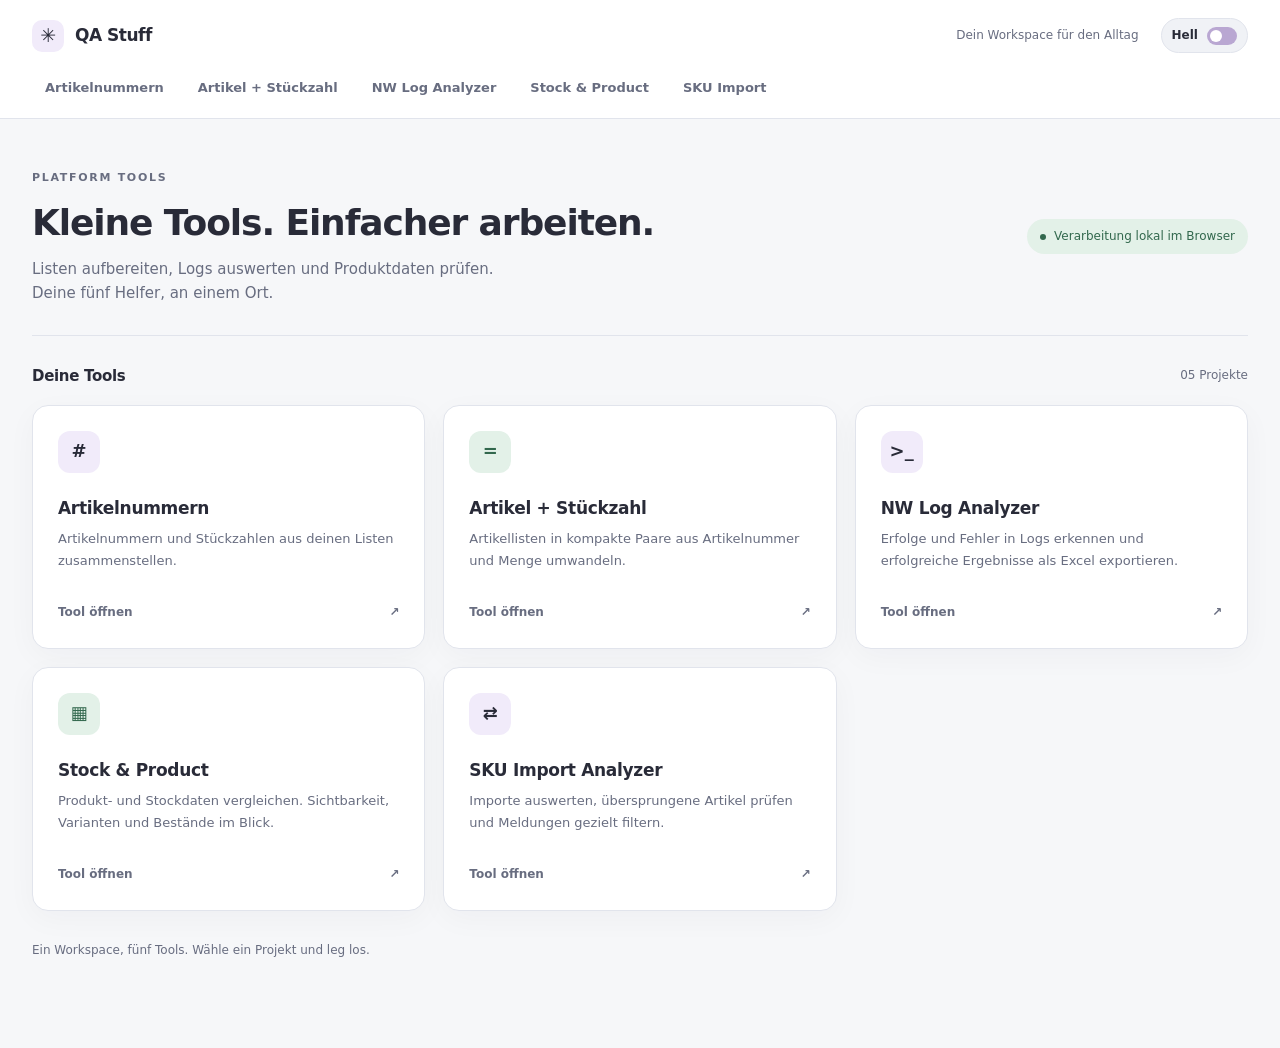
<file: index.html>
<!doctype html>
<html lang="de">
<head>
  <meta charset="utf-8">
  <meta name="viewport" content="width=device-width,initial-scale=1">
  <title>QA Stuff · Übersicht</title>
  <script src="ui.js"></script>
  <link rel="stylesheet" href="ui.css">
</head>
<body>
  <main>
    <section class="home-intro">
      <div><span class="eyebrow">Platform Tools</span><h1>Kleine Tools. Einfacher arbeiten.</h1><p>Listen aufbereiten, Logs auswerten und Produktdaten prüfen.<br>Deine fünf Helfer, an einem Ort.</p></div>
      <span class="local-note"><span class="local-dot" aria-hidden="true"></span>Verarbeitung lokal im Browser</span>
    </section>
    <div class="section-title"><h2>Deine Tools</h2><span>05 Projekte</span></div>
    <div class="tool-grid">
      <a class="card tool-card" href="artikelnummern.html"><span class="tool-icon" aria-hidden="true">#</span><h2>Artikelnummern</h2><p>Artikelnummern und Stückzahlen aus deinen Listen zusammenstellen.</p><span class="card-link">Tool öffnen <span aria-hidden="true">↗</span></span></a>
      <a class="card tool-card" href="artikelnummer_stueckzahl.html"><span class="tool-icon" aria-hidden="true">=</span><h2>Artikel + Stückzahl</h2><p>Artikellisten in kompakte Paare aus Artikelnummer und Menge umwandeln.</p><span class="card-link">Tool öffnen <span aria-hidden="true">↗</span></span></a>
      <a class="card tool-card" href="log-analyzer.html"><span class="tool-icon" aria-hidden="true">&gt;_</span><h2>NW Log Analyzer</h2><p>Erfolge und Fehler in Logs erkennen und erfolgreiche Ergebnisse als Excel exportieren.</p><span class="card-link">Tool öffnen <span aria-hidden="true">↗</span></span></a>
      <a class="card tool-card" href="stock_product_analyzer.html"><span class="tool-icon" aria-hidden="true">▦</span><h2>Stock & Product</h2><p>Produkt- und Stockdaten vergleichen. Sichtbarkeit, Varianten und Bestände im Blick.</p><span class="card-link">Tool öffnen <span aria-hidden="true">↗</span></span></a>
      <a class="card tool-card" href="sku_import_analyzer.html"><span class="tool-icon" aria-hidden="true">⇄</span><h2>SKU Import Analyzer</h2><p>Importe auswerten, übersprungene Artikel prüfen und Meldungen gezielt filtern.</p><span class="card-link">Tool öffnen <span aria-hidden="true">↗</span></span></a>
    </div>
    <p class="home-footer">Ein Workspace, fünf Tools. Wähle ein Projekt und leg los.</p>
  </main>
</body>
</html>
</file>
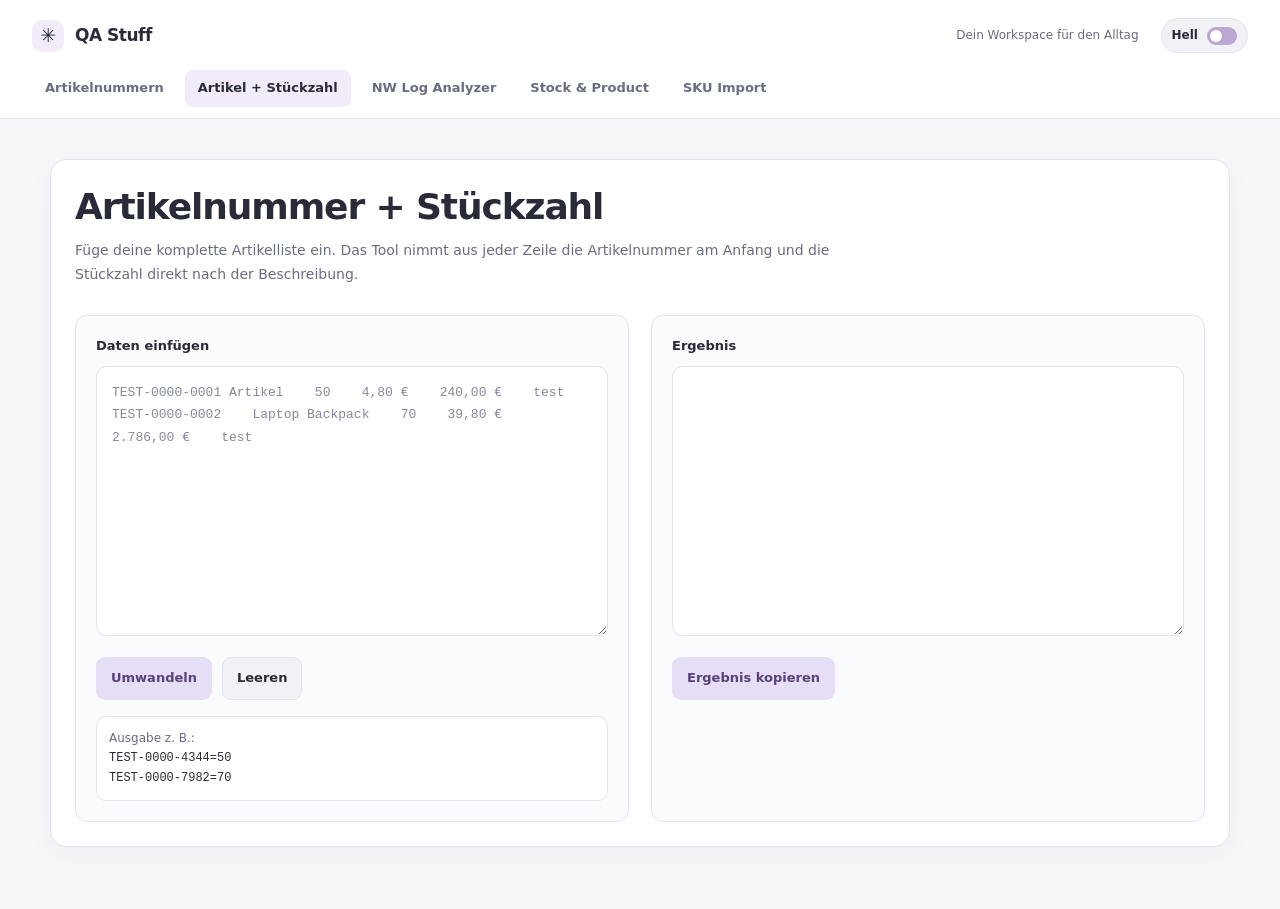
<file: artikelnummer_stueckzahl.html>
<!DOCTYPE html>
<html lang="de">
<head>
  <meta charset="UTF-8" />
  <meta name="viewport" content="width=device-width, initial-scale=1.0" />
  <title>Artikelnummer & Stückzahl</title>
  <script src="ui.js"></script><link rel="stylesheet" href="ui.css">
</head>
<body class="article-page">
  <div class="wrap">
    <div class="topbar">
      <a class="back-link" href="index.html">← Zurück zu QA Stuff</a>
      <div class="badge">QA Tool</div>
    </div>

    <div class="card">
      <h1>Artikelnummer + Stückzahl</h1>
      <p class="intro">
        Füge deine komplette Artikelliste ein. Das Tool nimmt aus jeder Zeile
        die Artikelnummer am Anfang und die Stückzahl direkt nach der Beschreibung.
      </p>

      <div class="grid">
        <div class="pane">
          <label for="input">Daten einfügen</label>
          <textarea id="input" placeholder="TEST-0000-0001 Artikel    50    4,80 €    240,00 €    test
TEST-0000-0002    Laptop Backpack    70    39,80 €    2.786,00 €    test"></textarea>

          <div class="buttons">
            <button class="primary" onclick="convertData()">Umwandeln</button>
            <button class="secondary" onclick="clearAll()">Leeren</button>
          </div>

          <div class="hint">
            Ausgabe z. B.:<br>
            <code>TEST-0000-4344=50</code><br>
            <code>TEST-0000-7982=70</code>
          </div>
        </div>

        <div class="pane">
          <label for="output">Ergebnis</label>
          <textarea id="output" readonly></textarea>

          <div class="buttons">
            <button class="primary" onclick="copyResult()">Ergebnis kopieren</button>
          </div>

          <div id="status" class="success"></div>
        </div>
      </div>
    </div>
  </div>

  <script>
    function parseLine(line) {
      line = line.trim();
      if (!line) return null;

      // Bevorzugt Tabs oder mehrere Leerzeichen als Spaltentrenner.
      let cols = line.split(/\t+|\s{2,}/).map(x => x.trim()).filter(Boolean);

      if (cols.length >= 3) {
        const article = cols[0];

        // Die Stückzahl ist die erste reine Ganzzahl nach der Artikelbeschreibung.
        for (let i = 1; i < cols.length; i++) {
          if (/^\d+$/.test(cols[i])) {
            return { article, qty: cols[i] };
          }
        }
      }

      // Fallback für Zeilen mit einfachen Leerzeichen:
      // Artikelnummer am Anfang + erste Ganzzahl, auf die später Preisfelder folgen.
      const articleMatch = line.match(/^(\S+)/);
      if (!articleMatch) return null;

      const article = articleMatch[1];
      const rest = line.slice(article.length).trim();

      // Sucht eine Ganzzahl vor einem typischen Preis wie 4,80 € / 39,80 €
      const qtyMatch = rest.match(/(?:^|\s)(\d+)(?=\s+\d{1,3}(?:\.\d{3})*,\d{2}\s*€)/);

      if (qtyMatch) {
        return { article, qty: qtyMatch[1] };
      }

      return null;
    }

    function convertData() {
      const input = document.getElementById('input').value;
      const lines = input.split(/\r?\n/);
      const result = [];

      for (const line of lines) {
        const parsed = parseLine(line);
        if (parsed) result.push(`${parsed.article}=${parsed.qty}`);
      }

      document.getElementById('output').value = result.join('\n');
      document.getElementById('status').textContent = `${result.length} Artikel erkannt.`;
    }

    async function copyResult() {
      const output = document.getElementById('output');
      if (!output.value) return;

      try {
        await navigator.clipboard.writeText(output.value);
        document.getElementById('status').textContent = 'Ergebnis kopiert.';
      } catch {
        output.select();
        document.execCommand('copy');
        document.getElementById('status').textContent = 'Ergebnis kopiert.';
      }
    }

    function clearAll() {
      document.getElementById('input').value = '';
      document.getElementById('output').value = '';
      document.getElementById('status').textContent = '';
    }

    document.getElementById('input').addEventListener('input', convertData);
  </script>
</body>
</html>
</file>
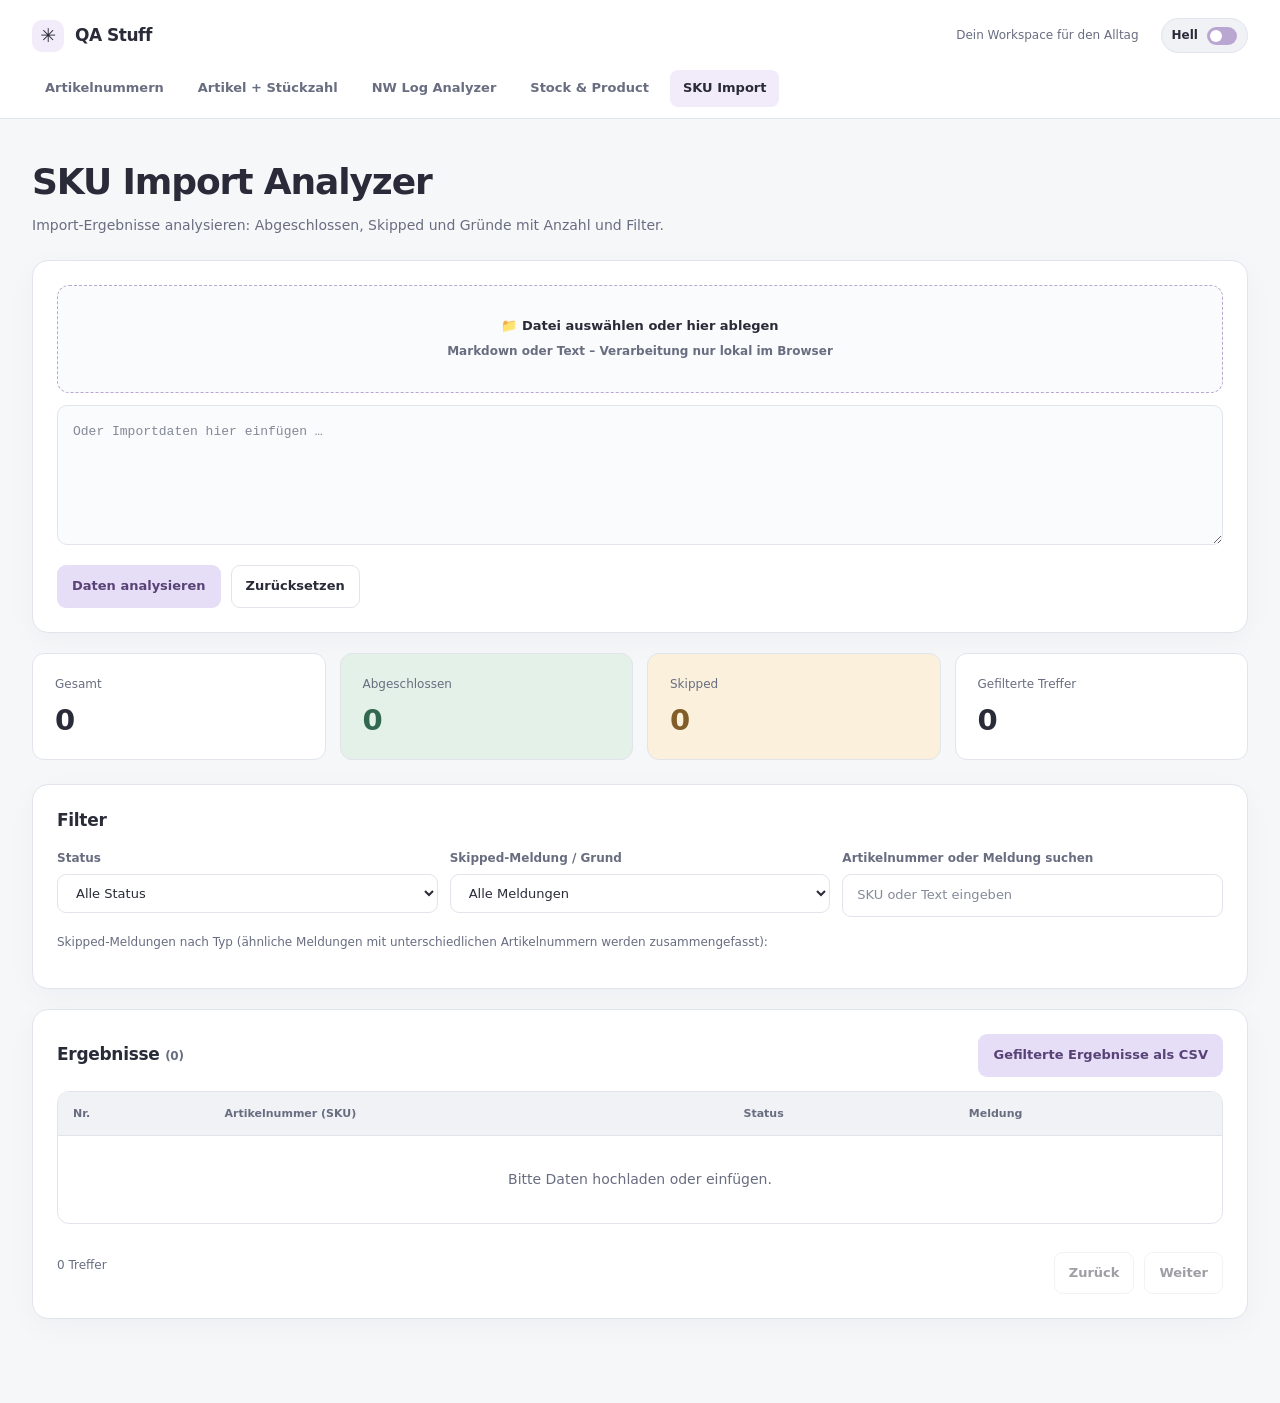
<file: sku_import_analyzer.html>
<!doctype html><html lang="de"><head><meta charset="utf-8"><meta name="viewport" content="width=device-width,initial-scale=1"><title>SKU Import Analyzer</title><script src="ui.js"></script><link rel="stylesheet" href="ui.css"></head><body><main><a class="back-link" href="index.html">← Zurück zur Übersicht</a><h1>SKU Import Analyzer</h1><p>Import-Ergebnisse analysieren: Abgeschlossen, Skipped und Gründe mit Anzahl und Filter.</p><section class="panel"><label class="upload" id="drop">📁 <strong>Datei auswählen oder hier ablegen</strong><br><span class="muted">Markdown oder Text – Verarbeitung nur lokal im Browser</span><input type="file" id="file" accept=".md,.txt,.log,.csv,.text"></label><textarea id="raw" placeholder="Oder Importdaten hier einfügen …"></textarea><div class="actions"><button class="primary" id="analyze">Daten analysieren</button><button id="clear">Zurücksetzen</button><span class="muted" id="filename"></span></div></section><section class="stats"><div class="stat"><span class="muted">Gesamt</span><b id="total">0</b></div><div class="stat"><span class="muted">Abgeschlossen</span><b class="green" id="completed">0</b></div><div class="stat"><span class="muted">Skipped</span><b class="yellow" id="skipped">0</b></div><div class="stat"><span class="muted">Gefilterte Treffer</span><b id="visible">0</b></div></section><section class="panel"><h2 style="margin-top:0">Filter</h2><div class="filters"><div><label for="status">Status</label><select id="status"><option value="">Alle Status</option><option value="Skipped">Skipped</option><option value="Abgeschlossen">Abgeschlossen</option></select></div><div><label for="reason">Skipped-Meldung / Grund</label><select id="reason"><option value="">Alle Meldungen</option></select></div><div><label for="search">Artikelnummer oder Meldung suchen</label><input type="search" id="search" placeholder="SKU oder Text eingeben"></div></div><div class="muted">Skipped-Meldungen nach Typ (ähnliche Meldungen mit unterschiedlichen Artikelnummern werden zusammengefasst):</div><div class="reasons" id="reasonchips"></div></section><section class="panel"><div class="footer" style="margin:0 0 14px"><h2 style="margin:0">Ergebnisse <span class="muted" id="countlabel"></span></h2><button id="export">Gefilterte Ergebnisse als CSV</button></div><div class="tablewrap"><table><thead><tr><th>Nr.</th><th>Artikelnummer (SKU)</th><th>Status</th><th>Meldung</th></tr></thead><tbody id="rows"></tbody></table><div class="empty" id="empty">Bitte Daten hochladen oder einfügen.</div></div><div class="footer"><span class="muted" id="pageinfo"></span><div class="actions"><button id="prev">Zurück</button><button id="next">Weiter</button></div></div></section></main><script>
const $=id=>document.getElementById(id);let data=[],filtered=[],page=0;const pageSize=100;const fmt=n=>n.toLocaleString('de-DE');function esc(s){return String(s).replace(/[&<>"']/g,c=>({'&':'&amp;','<':'&lt;','>':'&gt;','"':'&quot;',"'":'&#39;'}[c]))}function groupReason(s){if(!s)return 'Keine Meldung';return s.replace(/(id\/code\s*['"])[^'"]+(['"])/gi,'$1[Artikelnummer]$2').replace(/\b(BDA-)?\d{5,}(?:-[A-Za-z0-9]+)+\b/g,'[Artikelnummer]').trim()}function parse(text){
 const result=[];const lines=text.replace(/\r/g,'').split('\n');let current=null;
 function save(){if(current&&current.sku){if(!current.status)current.status=current.message.toLowerCase().includes('reason')?'Skipped':'Abgeschlossen';result.push(current)}current=null}
 for(const line of lines){
  let m=line.match(/^\s*\|\s*(\d+)\s*\|\s*(Skipped|Abgeschlossen|Completed|Success)\s*\|/i)
   ||line.match(/^\s*(\d+)\s*[.):-]\s*(Skipped|Abgeschlossen|Completed|Success)\b/i);
  if(m){save();current={number:m[1],status:/skipped/i.test(m[2])?'Skipped':'Abgeschlossen',sku:'',message:''};continue}
  m=line.match(/^\s*(?:[-*]\s*)?Sku\s*:\s*(.*?)\s*$/i);
  if(m){if(current&&current.sku)save();if(!current)current={number:String(result.length+1),status:'',sku:'',message:''};current.sku=m[1];continue}
  m=line.match(/^\s*(?:[-*]\s*)?Reason\s*:\s*(.*)$/i);
  if(m){if(!current)current={number:String(result.length+1),status:'Skipped',sku:'',message:''};current.message=m[1];current.status='Skipped';continue}
  if(/^\s*(?:[-*]\s*)?Product stock imported\/updated\s*$/i.test(line)){if(!current)current={number:String(result.length+1),status:'Abgeschlossen',sku:'',message:''};current.message='Product stock imported/updated';current.status='Abgeschlossen';continue}
  m=line.match(/^\s*(?:[-*]\s*)?(Skipped|Abgeschlossen)\b(?:\s+\d+\s+messages?)?/i);
  if(m&&current&&!current.sku)current.status=/skipped/i.test(m[1])?'Skipped':'Abgeschlossen';
 }
 save();return result.map(x=>({...x,group:groupReason(x.message)}))
}function updateReasons(){const selected=$('reason').value;const counts=new Map();data.filter(x=>x.status==='Skipped').forEach(x=>counts.set(x.group,(counts.get(x.group)||0)+1));const opts=[...counts].sort((a,b)=>b[1]-a[1]);$('reason').innerHTML='<option value="">Alle Meldungen ('+fmt(data.filter(x=>x.status==='Skipped').length)+')</option>'+opts.map(([k,v])=>'<option value="'+esc(k)+'">'+esc(k)+' ('+fmt(v)+')</option>').join('');$('reason').value=counts.has(selected)?selected:'';$('reasonchips').innerHTML=opts.map(([k,v])=>'<button class="chip '+($('reason').value===k?'active':'')+'" data-reason="'+esc(k)+'">'+esc(k)+' · '+fmt(v)+'</button>').join('');$('reasonchips').querySelectorAll('button').forEach(b=>b.onclick=()=>{$('status').value='Skipped';$('reason').value=$('reason').value===b.dataset.reason?'':b.dataset.reason;updateReasons();filter()})}function filter(){const status=$('status').value,reason=$('reason').value,q=$('search').value.trim().toLowerCase();filtered=data.filter(x=>(!status||x.status===status)&&(!reason||x.group===reason)&&(!q||(x.sku+' '+x.message+' '+x.status).toLowerCase().includes(q)));$('visible').textContent=fmt(filtered.length);page=0;render()}function render(){const start=page*pageSize;const subset=filtered.slice(start,start+pageSize);$('rows').innerHTML=subset.map(x=>'<tr><td>'+esc(x.number)+'</td><td>'+esc(x.sku)+'</td><td><span class="badge '+(x.status==='Abgeschlossen'?'ok':'')+'">'+esc(x.status)+'</span></td><td>'+esc(x.message||'—')+'</td></tr>').join('');$('empty').style.display=subset.length?'none':'block';$('empty').textContent=data.length?'Keine Treffer für die gewählten Filter.':'Bitte Daten hochladen oder einfügen.';$('countlabel').textContent='('+fmt(filtered.length)+')';$('pageinfo').textContent=filtered.length?fmt(start+1)+'–'+fmt(Math.min(start+pageSize,filtered.length))+' von '+fmt(filtered.length):'0 Treffer';$('prev').disabled=page===0;$('next').disabled=start+pageSize>=filtered.length}function analyze(){data=parse($('raw').value);$('total').textContent=fmt(data.length);$('completed').textContent=fmt(data.filter(x=>x.status==='Abgeschlossen').length);$('skipped').textContent=fmt(data.filter(x=>x.status==='Skipped').length);$('status').value='';$('reason').value='';$('search').value='';updateReasons();filter();if(!data.length&&$('raw').value.trim())alert('Keine Einträge erkannt. Erwartet werden Zeilen mit „Sku:“ und Status „Skipped“ oder „Abgeschlossen“.')}function csvCell(s){return '"'+String(s??'').replace(/"/g,'""')+'"'}$('analyze').onclick=analyze;$('clear').onclick=()=>{$('raw').value='';$('file').value='';$('filename').textContent='';analyze()};['status','reason'].forEach(id=>$(id).addEventListener('change',()=>{if(id==='reason'&&$('reason').value)$('status').value='Skipped';updateReasons();filter()}));$('search').addEventListener('input',filter);$('prev').onclick=()=>{if(page>0){page--;render()}};$('next').onclick=()=>{if((page+1)*pageSize<filtered.length){page++;render()}};$('export').onclick=()=>{const csv='\ufeff'+[['Nr.','Artikelnummer','Status','Meldung'],...filtered.map(x=>[x.number,x.sku,x.status,x.message])].map(r=>r.map(csvCell).join(';')).join('\r\n');const a=document.createElement('a');a.href=URL.createObjectURL(new Blob([csv],{type:'text/csv;charset=utf-8'}));a.download='sku_import_auswertung.csv';a.click();setTimeout(()=>URL.revokeObjectURL(a.href),1000)};async function load(f){if(!f)return;$('raw').value=await f.text();$('filename').textContent=f.name;analyze()}$('file').onchange=e=>load(e.target.files[0]);const drop=$('drop');drop.ondragover=e=>{e.preventDefault();drop.style.borderColor='#61a5ff'};drop.ondragleave=()=>drop.style.borderColor='';drop.ondrop=e=>{e.preventDefault();drop.style.borderColor='';load(e.dataTransfer.files[0])};render();</script></body></html>
</file>
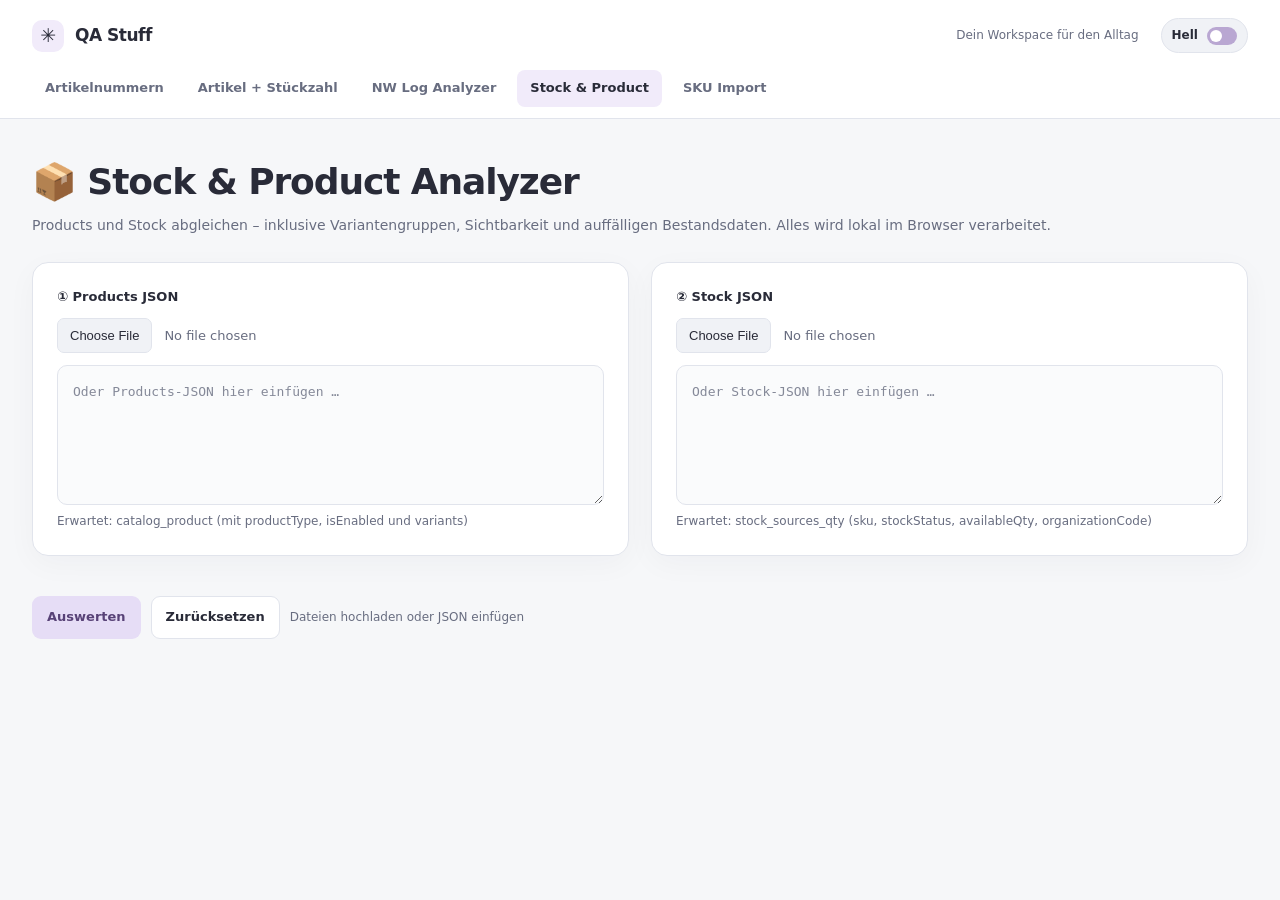
<file: stock_product_analyzer.html>
<!doctype html><html lang="de"><head><meta charset="utf-8"><meta name="viewport" content="width=device-width,initial-scale=1"><title>Stock & Product Analyzer</title><script src="ui.js"></script><link rel="stylesheet" href="ui.css"></head><body><main><h1>📦 Stock & Product Analyzer</h1><p>Products und Stock abgleichen – inklusive Variantengruppen, Sichtbarkeit und auffälligen Bestandsdaten. Alles wird lokal im Browser verarbeitet.</p><div class="inputs"><section class="panel"><label>① Products JSON</label><input type="file" id="productsFile" accept=".json,.txt,application/json"><textarea id="productsText" placeholder="Oder Products-JSON hier einfügen …"></textarea><div class="muted">Erwartet: catalog_product (mit productType, isEnabled und variants)</div></section><section class="panel"><label>② Stock JSON</label><input type="file" id="stockFile" accept=".json,.txt,application/json"><textarea id="stockText" placeholder="Oder Stock-JSON hier einfügen …"></textarea><div class="muted">Erwartet: stock_sources_qty (sku, stockStatus, availableQty, organizationCode)</div></section></div><div class="toolbar"><button class="primary" id="analyze">Auswerten</button><button id="clear">Zurücksetzen</button><span class="hint" id="fileInfo">Dateien hochladen oder JSON einfügen</span></div><div id="notice"></div><section id="results" hidden><div class="cards" id="cards"></div><section class="panel legend" aria-label="Bedeutung der Kategorien"><h2>Was bedeuten die Kategorien?</h2><div class="legend-grid"><div class="legend-item"><strong>🟢 Angezeigt + Bestand</strong><span>Artikel ist aktiviert und hat Lagerbestand.</span></div><div class="legend-item"><strong>🔴 Angezeigt + kein Bestand</strong><span>Artikel ist aktiviert, aber ausverkauft.</span></div><div class="legend-item"><strong>🟡 Nicht angezeigt + Bestand</strong><span>Artikel ist deaktiviert, obwohl Bestand vorhanden ist.</span></div><div class="legend-item"><strong>🔵 Nicht angezeigt + kein Bestand</strong><span>Artikel ist deaktiviert und hat keinen Bestand.</span></div><div class="legend-item"><strong>⚠️ Stockdaten fehlen</strong><span>Artikel konnte keinem Stockeintrag zugeordnet werden.</span></div></div></section><div class="panel"><div class="filters"><input type="search" id="search" placeholder="SKU, Titel, Variante, Lager suchen …"><select id="filter"><option value="all">Alle Kategorien</option><option value="visible_stock">Angezeigt + Bestand</option><option value="visible_no">Angezeigt + kein Bestand</option><option value="hidden_stock">Nicht angezeigt + Bestand</option><option value="hidden_no">Nicht angezeigt + kein Bestand</option><option value="unknown">Stockdaten fehlen</option></select><select id="stockFilter"><option value="all">Alle stockStatus</option><option value="1">stockStatus = 1 (verfügbar)</option><option value="0">stockStatus = 0 (nicht verfügbar)</option><option value="mixed">Beide Status (0 und 1)</option><option value="missing">Kein stockStatus</option></select><select id="type"><option value="all">Alle Produkttypen</option><option value="configurable">Variantengruppen</option><option value="simple">Einzelartikel</option><option value="other">Andere Typen</option></select><select id="level"><option value="products">Produkte / Variantengruppen</option><option value="variants">Einzelne SKUs / Varianten</option></select><button id="csv">CSV exportieren</button></div><div class="muted" id="count"></div></div><div class="tablebox"><table><thead id="thead"></thead><tbody id="tbody"></tbody></table></div><p class="foot">Hinweis: „Angezeigt“ bedeutet hier isEnabled = 1 (nicht zwingend tatsächliche Shop-Sichtbarkeit). Verfügbarer Bestand bedeutet stockStatus = 1 UND availableQty &gt; 0 (mindestens ein Lager). Der angezeigte Gesamtbestand enthält alle Lager; abweichende Status/Mengen werden markiert. Über den stockStatus-Filter lassen sich auch Artikel mit beiden Statuswerten finden. Bei Variantengruppen gilt: Bestand vorhanden, sobald mindestens eine Variante Bestand hat. Fehlende Stock-SKUs werden nicht als Nullbestand interpretiert.</p></section></main><script>
const $=id=>document.getElementById(id);let rows=[],flat=[],filtered=[],active='all';const esc=s=>String(s??'').replace(/[&<>"']/g,c=>({'&':'&amp;','<':'&lt;','>':'&gt;','"':'&quot;',"'":'&#39;'}[c]));const fmt=n=>Number(n).toLocaleString('de-DE',{maximumFractionDigits:3});
async function getData(file,text){let raw=String(text.value ?? '').trim();if(file.files.length)raw=await file.files[0].text();if(!raw)throw Error('Bitte beide JSON-Listen bereitstellen.');try{return JSON.parse(raw)}catch(e){throw Error('Ungültiges JSON: '+e.message)}}
function state(enabled,qty,found){if(!found)return 'unknown';return (enabled?'visible_':'hidden_')+(qty>0?'stock':'no')}
const labels={visible_stock:'Angezeigt + Bestand',visible_no:'Angezeigt + kein Bestand',hidden_stock:'Nicht angezeigt + Bestand',hidden_no:'Nicht angezeigt + kein Bestand',unknown:'Stockdaten fehlen'};
function badge(s){return '<span class="badge '+(s==='visible_stock'?'yes':s==='hidden_no'?'info':s==='unknown'?'warn':s==='hidden_stock'?'warn':'no')+'">'+esc(labels[s])+'</span>'}
function stockSummary(sku,map){let arr=map.get(sku)||[];return {found:arr.length>0,qty:arr.reduce((a,x)=>a+(Number(x.availableQty)||0),0),saleableQty:arr.reduce((a,x)=>a+(String(x.stockStatus)==='1'?Math.max(0,Number(x.availableQty)||0):0),0),statuses:[...new Set(arr.map(x=>String(x.stockStatus)))],sources:arr.map(x=>x.organizationCode+': '+x.availableQty+' (Status '+x.stockStatus+')').join(' · '),mismatch:arr.some(x=>((Number(x.availableQty)||0)>0)!==(String(x.stockStatus)==='1'))}}
$('analyze').onclick=async()=>{try{let [pd,sd]=await Promise.all([getData($('productsFile'),$('productsText')),getData($('stockFile'),$('stockText'))]);let products=Array.isArray(pd)?pd:pd.catalog_product,stock=Array.isArray(sd)?sd:sd.stock_sources_qty;if(!Array.isArray(products)||!Array.isArray(stock))throw Error('JSON-Struktur nicht erkannt: catalog_product oder stock_sources_qty fehlt.');let map=new Map;for(let s of stock){if(!s.sku)continue;let key=String(s.sku).trim();if(!map.has(key))map.set(key,[]);map.get(key).push(s)}rows=[];flat=[];let used=new Set;for(let p of products){let sku=String(p.sku||'').trim(),enabled=String(p.isEnabled)==='1',variants=Array.isArray(p.variants)?p.variants:[],isGroup=variants.length>0;let children=(isGroup?variants:[p]).map(v=>{let key=String(v.sku||sku).trim(),s=stockSummary(key,map);used.add(key);return {sku:key,title:p.title||'',parent:sku,enabled,qty:s.qty,saleableQty:s.saleableQty,statuses:s.statuses,found:s.found,sources:s.sources,mismatch:s.mismatch,attrs:(v.variantAttributes||[]).map(a=>a.attribute+': '+a.value).join(', '),type:p.productType||'unknown',group:isGroup}});let qty=children.reduce((a,c)=>a+c.qty,0),saleableQty=children.reduce((a,c)=>a+c.saleableQty,0),statuses=[...new Set(children.flatMap(c=>c.statuses))],found=children.some(c=>c.found),missing=children.filter(c=>!c.found).length,mismatch=children.some(c=>c.mismatch);let row={sku,title:p.title||'',enabled,qty,saleableQty,statuses,found,missing,mismatch,children,type:p.productType||'unknown',group:isGroup,status:state(enabled,saleableQty,found)};rows.push(row);for(let c of children)flat.push({...c,status:state(enabled,c.saleableQty,c.found)})}let orphans=[...map.keys()].filter(s=>!used.has(s));$('notice').innerHTML='<span class="hint">✓ '+products.length+' Produkte, '+stock.length+' Stock-Zeilen, '+flat.length+' Artikel-/Varianten-SKUs geladen. '+orphans.length+' Stock-SKUs ohne Zuordnung im Products-Feed.</span>';window.orphans=orphans;active='all';$('filter').value='all';$('stockFilter').value='all';$('results').hidden=false;render()}catch(e){$('results').hidden=true;$('notice').innerHTML='<span class="error">'+esc(e.message)+'</span>'}};
function render(){let base=$('level').value==='products'?rows:flat,query=$('search').value.toLowerCase().trim(),type=$('type').value,stockFilter=$('stockFilter').value;filtered=base.filter(r=>(stockFilter==='all'||(stockFilter==='mixed'?r.statuses.includes('1')&&r.statuses.includes('0'):stockFilter==='missing'?r.statuses.length===0:r.statuses.includes(stockFilter)))&&(active==='all'||r.status===active)&&(type==='all'||(type==='other'?!['simple','configurable'].includes(r.type):r.type===type))&&(!query||[r.sku,r.title,r.parent,r.attrs,r.sources,...(r.children||[]).flatMap(c=>[c.sku,c.attrs,c.sources])].join(' ').toLowerCase().includes(query)));let cards=[['all','Alle',base.length],...Object.keys(labels).map(k=>[k,labels[k],base.filter(r=>r.status===k).length])];$('cards').innerHTML=cards.map(([k,t,n])=>'<div class="card '+(active===k?'active':'')+'" data-status="'+k+'"><small>'+esc(t)+'</small><strong>'+n+'</strong></div>').join('');document.querySelectorAll('.card').forEach(c=>c.onclick=()=>{active=c.dataset.status;$('filter').value=active;render()});let isProduct=$('level').value==='products';$('thead').innerHTML='<tr><th>SKU</th><th>Produkt</th><th>Typ</th><th>Aktiv</th><th>Bestand</th><th>Bewertung</th><th>Hinweise</th>'+(isProduct?'<th>Varianten</th>':'<th>Gruppe / Attribute</th>')+'</tr>';$('count').textContent=filtered.length+' von '+base.length+' Einträgen · '+(isProduct?'Klick auf eine Variantengruppe öffnet die Einzelvarianten.':'Einzelne Variantenansicht.');$('tbody').innerHTML=filtered.map((r,i)=>{let hint=[r.mismatch?'⚠ Status ≠ Menge':'',r.missing?'⚠ '+r.missing+' SKU(s) ohne Stockdaten':'',!r.found?'⚠ kein Stockeintrag':''].filter(Boolean).join(' · ');let details=isProduct&&r.group?'<tr class="details" id="detail'+i+'"><td colspan="10"><table class="nested"><thead><tr><th>Variante</th><th>Attribute</th><th>Menge</th><th>Status</th><th>Lager / stockStatus</th></tr></thead><tbody>'+r.children.map(c=>'<tr><td>'+esc(c.sku)+'</td><td>'+esc(c.attrs||'–')+'</td><td>'+fmt(c.qty)+'</td><td>'+badge(c.status)+(c.mismatch?' ⚠':'')+'</td><td>'+esc(c.sources||'Kein Eintrag')+'</td></tr>').join('')+'</tbody></table></td></tr>':'';return '<tr '+(details?'style="cursor:pointer" onclick="document.getElementById(\'detail'+i+'\').classList.toggle(\'show\')"':'')+'><td><b>'+esc(r.sku)+'</b></td><td>'+esc(r.title)+'</td><td>'+esc(r.type)+'</td><td>'+ (r.enabled?'<span class="badge yes">Ja</span>':'<span class="badge no">Nein</span>')+'</td><td>'+fmt(r.qty)+'</td><td>'+badge(r.status)+'</td><td class="muted">'+esc(hint||'–')+'</td><td>'+ (isProduct?(r.group?'▸ '+r.children.length+' Varianten':'–'):esc((r.parent!==r.sku?r.parent+' · ':'')+(r.attrs||r.sources||'–')))+'</td></tr>'+details}).join('')||'<tr><td colspan="10">Keine Treffer</td></tr>'}
$('search').oninput=render;$('filter').onchange=e=>{active=e.target.value;render()};$('type').onchange=render;$('stockFilter').onchange=render;$('level').onchange=()=>{active='all';$('filter').value='all';render()};$('clear').onclick=()=>{['productsFile','stockFile','productsText','stockText','search'].forEach(k=>$(k).value='');$('results').hidden=true;$('notice').textContent='';rows=[];flat=[]};$('csv').onclick=()=>{let head=['SKU','Titel','Typ','Aktiv','Bestand','Kategorie','Gruppe','Attribute','Stockdaten vorhanden','stockStatus','Verfuegbarer Bestand','Hinweis'];let data=filtered.map(r=>[r.sku,r.title,r.type,r.enabled?'Ja':'Nein',r.qty,labels[r.status],r.parent||'',r.attrs||'',r.found?'Ja':'Nein',r.statuses.join(', '),r.saleableQty,r.mismatch?'Stockstatus/Menge abweichend':'']);let csv='\ufeff'+[head,...data].map(a=>a.map(v=>'"'+String(v??'').replace(/"/g,'""')+'"').join(';')).join('\r\n');let a=document.createElement('a'),url=URL.createObjectURL(new Blob([csv],{type:'text/csv;charset=utf-8'}));a.href=url;a.download='stock_product_auswertung.csv';a.click();setTimeout(()=>URL.revokeObjectURL(url),1000)};
</script></body></html>
</file>
<file: ui.css>
:root {
  color-scheme: light;
  --bg: #f6f7f9; --panel: #fff; --panel-soft: #f0f2f6; --field: #fafbfc;
  --text: #292b38; --muted: #686d80; --border: #e1e4ec; --border-strong: #b9a7d2;
  --accent: #e6ddf6; --accent-hover: #d9cbed; --accent-text: #584277; --accent-soft: #f1ebfa;
  --success: #32684d; --success-soft: #e3f1e8; --warning: #815e29; --warning-soft: #faf0db;
  --danger: #a1455b; --danger-soft: #fae8ed; --shadow: 0 8px 30px rgba(38,31,57,.035);
  font-family: "Segoe UI", Inter, system-ui, sans-serif; background: var(--bg); color: var(--text);
}
:root[data-theme="dark"] {
  color-scheme: dark;
  --bg: #17191f; --panel: #20232b; --panel-soft: #282c36; --field: #1b1e25;
  --text: #edeef4; --muted: #a5aabc; --border: #343844; --border-strong: #827198;
  --accent: #c9b6e6; --accent-hover: #dac9f1; --accent-text: #30203f; --accent-soft: #342d43;
  --success: #abd7bd; --success-soft: #293d34; --warning: #e4c78e; --warning-soft: #403929;
  --danger: #edacbb; --danger-soft: #422e38; --shadow: 0 8px 30px rgba(0,0,0,.08);
}
* { box-sizing: border-box; }
body { margin: 0; min-height: 100vh; background: var(--bg); color: var(--text); font: 14px/1.6 "Segoe UI", Inter, system-ui, sans-serif; }
a { color: var(--text); text-underline-offset: 4px; }
button, input, textarea, select { font: inherit; }
:focus-visible { outline: 3px solid var(--border-strong); outline-offset: 3px; }
.site-header { background: var(--panel); border-bottom: 1px solid var(--border); }
.header-inner { max-width: 1500px; margin: auto; padding: 18px 32px 0; }
.header-top { display: flex; align-items: center; justify-content: space-between; gap: 16px; padding-bottom: 17px; }
.brand { display: inline-flex; align-items: center; gap: 11px; text-decoration: none; font-size: 17px; font-weight: 750; letter-spacing: -.5px; }
.brand-mark { display: grid; place-items: center; width: 32px; height: 32px; background: var(--accent-soft); border-radius: 10px; font-size: 19px; }
.header-tools { display: flex; align-items: center; gap: 22px; }
.workspace-label { color: var(--muted); font-size: 12px; }
.project-nav { display: flex; gap: 8px; overflow-x: auto; padding-bottom: 11px; scrollbar-width: thin; }
.project-nav a { flex: 0 0 auto; padding: 8px 13px; border-radius: 8px; color: var(--muted); text-decoration: none; font-size: 13px; font-weight: 600; }
.project-nav a:hover { background: var(--panel-soft); color: var(--text); }
.project-nav a[aria-current="page"] { background: var(--accent-soft); color: var(--text); }
button.theme-toggle { display: inline-flex; align-items: center; gap: 9px; margin: 0; padding: 7px 10px; background: var(--panel-soft); color: var(--text); border: 1px solid var(--border); border-radius: 999px; font-size: 12px; }
.switch-track { display: flex; align-items: center; width: 30px; height: 18px; padding: 3px; border-radius: 20px; background: var(--border-strong); }
.switch-thumb { width: 12px; height: 12px; border-radius: 50%; background: var(--panel); transition: transform .18s ease; }
[data-theme="dark"] .switch-thumb { transform: translateX(12px); }
.wrap, main { width: min(100% - 64px,1380px); margin: auto; padding: 40px 0 64px; }
.article-page .wrap { max-width: 1180px; }
h1 { margin: 0 0 10px; font-size: clamp(26px,3vw,36px); font-weight: 700; line-height: 1.25; letter-spacing: -1.1px; }
h2 { font-size: 17px; line-height: 1.4; letter-spacing: -.3px; margin: 0 0 16px; font-weight: 650; }
p { color: var(--muted); margin: 0 0 24px; }
.intro { max-width: 800px; line-height: 1.7; margin-bottom: 28px; }
.eyebrow { display: block; margin-bottom: 13px; color: var(--muted); font-size: 11px; letter-spacing: 1.7px; font-weight: 700; text-transform: uppercase; }
.panel, .card { min-width: 0; background: var(--panel); border: 1px solid var(--border); border-radius: 16px; padding: 24px; box-shadow: var(--shadow); }
.panel { margin-bottom: 20px; }
.topbar, .back-link, .wrap > a[href="index.html"] { display: none; }
.grid, .input-grid, .inputs { display: grid; grid-template-columns: minmax(0,1fr) minmax(0,1fr); gap: 22px; }
.inputs { margin: 26px 0 0; }
.input-grid { margin-top: 26px; }
.input-grid .card { margin: 0 0 22px; }
.input-grid textarea { min-height: 320px; }
.input-grid .scroll { max-height: 390px; }
.pane { min-width: 0; padding: 20px; background: var(--field); border: 1px solid var(--border); border-radius: 12px; }
label { font-size: 13px; font-weight: 600; }
.pane > label, .panel > label:not(.upload) { display: block; margin-bottom: 10px; }
textarea { width: 100%; min-height: 140px; margin-top: 12px; background: var(--field); color: var(--text); border: 1px solid var(--border); border-radius: 10px; padding: 15px; resize: vertical; font: 13px/1.7 Consolas, ui-monospace, monospace; }
.pane textarea { min-height: 270px; margin-top: 0; background: var(--panel); }
textarea::placeholder, input::placeholder { color: var(--muted); opacity: .8; }
textarea:focus, input:focus, select:focus { border-color: var(--border-strong); outline: 2px solid var(--accent-soft); outline-offset: 1px; }
button, select, input[type="search"] { border: 1px solid var(--border); border-radius: 9px; background: var(--panel); color: var(--text); padding: 10px 14px; font-size: 13px; }
button { cursor: pointer; font-weight: 600; transition: background .15s ease, border-color .15s ease; }
button:hover { background: var(--panel-soft); border-color: var(--border-strong); }
button.primary, #analyze, .buttons .primary, #export { background: var(--accent); border-color: transparent; color: var(--accent-text); }
button.primary:hover, #analyze:hover, .buttons .primary:hover, #export:hover { background: var(--accent-hover); }
button.secondary { background: var(--panel-soft); color: var(--text); }
button:disabled { opacity: .45; cursor: not-allowed; }
.buttons, .actions, .toolbar { display: flex; align-items: center; gap: 10px; flex-wrap: wrap; margin-top: 14px; }
.toolbar { margin: 20px 0; }
.input-grid button { margin: 12px 8px 0 0; }
.hint, .muted, .foot, .legend-item span, .stat small, .card small { color: var(--muted); font-size: 12px; }
.pane .hint { background: var(--panel); border: 1px solid var(--border); border-radius: 10px; padding: 12px; margin-top: 16px; }
code { color: var(--text); }
.success, .green { color: var(--success); }
.success { min-height: 22px; margin-top: 12px; font-weight: 600; }
.yellow { color: var(--warning); }
.error { color: var(--danger); }
.stats { display: grid; grid-template-columns: repeat(4,minmax(0,1fr)); gap: 14px; margin: 0 0 24px; }
.stat { border: 1px solid var(--border); border-radius: 12px; padding: 18px 22px; background: var(--panel); }
.stat strong, .stat b, .cards strong { display: block; font-size: 29px; font-weight: 650; line-height: 1.4; letter-spacing: -1px; }
.stat b { margin-top: 6px; }
.stat:has(.green), .stat:has(#countGood) { background: var(--success-soft); }
.stat:has(.yellow) { background: var(--warning-soft); }
.cards { display: grid; grid-template-columns: repeat(3,minmax(0,1fr)); gap: 12px; margin: 20px 0; }
.cards .card { cursor: pointer; padding: 17px; box-shadow: none; }
.cards .card.active { background: var(--accent-soft); border-color: var(--border-strong); }
.upload { border: 1px dashed var(--border-strong); border-radius: 12px; padding: 28px; text-align: center; cursor: pointer; display: block; background: var(--field); line-height: 1.9; }
.upload:hover { background: var(--accent-soft); }
.upload input[type="file"] { display: none; }
input[type="file"] { max-width: 100%; width: 100%; color: var(--muted); font-size: 13px; }
input::file-selector-button { border: 1px solid var(--border); border-radius: 7px; background: var(--panel-soft); color: var(--text); padding: 9px 12px; margin-right: 12px; cursor: pointer; }
.filters { display: flex; gap: 12px; flex-wrap: wrap; margin: 0 0 16px; }
.filters > div { flex: 1 1 210px; min-width: 0; }
.filters label { display: block; margin-bottom: 6px; color: var(--muted); font-size: 12px; }
.filters > input { flex: 1 1 210px; min-width: 0; }
.filters > div input, .filters > div select { width: 100%; }
.reasons { display: flex; gap: 9px; flex-wrap: wrap; margin-top: 12px; }
.chip { padding: 7px 11px; border-radius: 20px; font-size: 12px; background: var(--panel-soft); text-align: left; overflow-wrap: anywhere; }
.chip.active { background: var(--accent-soft); border-color: var(--border-strong); }
.tablewrap, .tablebox { overflow: auto; border: 1px solid var(--border); border-radius: 12px; }
.tablebox { max-height: 68vh; }
.scroll { overflow: auto; }
table { width: 100%; border-collapse: collapse; font-size: 13px; }
th, td { padding: 13px 15px; text-align: left; border-bottom: 1px solid var(--border); vertical-align: top; }
th { background: var(--panel-soft); color: var(--muted); font-size: 11px; font-weight: 650; position: sticky; top: 0; z-index: 1; }
td { overflow-wrap: anywhere; }
tbody tr:last-child td { border-bottom: 0; }
tbody tr:hover { background: var(--field); }
.badge, .tag { display: inline-block; border-radius: 6px; padding: 4px 8px; font-size: 11px; font-weight: 600; background: var(--warning-soft); color: var(--warning); }
.yes, .ok, .tag:not(.bad) { background: var(--success-soft); color: var(--success); }
.no, .bad { background: var(--danger-soft); color: var(--danger); }
.warn { background: var(--warning-soft); color: var(--warning); }
.info { background: var(--accent-soft); color: var(--text); }
.details { display: none; background: var(--field); }
.details.show { display: table-row; }
.nested { margin-top: 10px; }
.nested th { position: static; }
.legend { margin: 18px 0 22px; }
.legend-grid { display: grid; grid-template-columns: repeat(2,minmax(0,1fr)); gap: 12px; }
.legend-item { border: 1px solid var(--border); background: var(--field); border-radius: 10px; padding: 14px; }
.legend-item strong { display: block; margin-bottom: 5px; font-size: 13px; }
.footer { display: flex; justify-content: space-between; align-items: center; gap: 12px; flex-wrap: wrap; margin-top: 14px; }
.empty { padding: 32px; text-align: center; color: var(--muted); }
#notice { margin: 10px 0; }
.foot { margin-top: 18px; }
.home-intro { display: flex; justify-content: space-between; align-items: center; gap: 24px; padding: 10px 0 30px; border-bottom: 1px solid var(--border); }
.home-intro p { margin: 12px 0 0; max-width: 570px; font-size: 15px; }
.local-note { flex-shrink: 0; display: inline-flex; align-items: center; gap: 8px; color: var(--success); background: var(--success-soft); padding: 8px 13px; border-radius: 999px; font-size: 12px; }
.local-dot { width: 6px; height: 6px; background: currentColor; border-radius: 50%; }
.section-title { display: flex; justify-content: space-between; align-items: center; margin: 30px 0 18px; }
.section-title h2 { margin: 0; font-size: 15px; }
.section-title span { font-size: 12px; color: var(--muted); }
.tool-grid { display: grid; grid-template-columns: repeat(3,minmax(0,1fr)); gap: 18px; }
a.tool-card { display: flex; flex-direction: column; min-height: 244px; padding: 25px; text-decoration: none; transition: border-color .18s ease, transform .18s ease; }
a.tool-card:hover { border-color: var(--border-strong); transform: translateY(-3px); }
.tool-icon { width: 42px; height: 42px; display: grid; place-items: center; border-radius: 12px; background: var(--accent-soft); font-size: 18px; font-weight: 650; margin-bottom: 24px; }
.tool-card:nth-child(even) .tool-icon { background: var(--success-soft); color: var(--success); }
.tool-card h2 { margin-bottom: 8px; }
.tool-card p { margin: 0 0 24px; font-size: 13px; line-height: 1.7; }
.card-link { margin-top: auto; display: flex; justify-content: space-between; font-size: 12px; color: var(--muted); font-weight: 600; }
.home-footer { margin-top: 30px; color: var(--muted); font-size: 12px; }
@media (max-width:1000px) { .tool-grid { grid-template-columns: repeat(2,minmax(0,1fr)); } }
@media (max-width:800px) { .grid, .inputs, .input-grid { grid-template-columns: 1fr; } .stats, .cards { grid-template-columns: repeat(2,minmax(0,1fr)); } .legend-grid { grid-template-columns: 1fr; } .home-intro { flex-direction: column; align-items: flex-start; } .workspace-label { display: none; } }
@media (max-width:540px) { .wrap, main { width: calc(100% - 32px); padding: 28px 0 40px; } .header-inner { padding: 14px 16px 0; } .panel, .card { padding: 18px; } .pane { padding: 14px; } .tool-grid { grid-template-columns: 1fr; } .stat { padding: 14px; } .filters > select { max-width: 100%; } }
@media (prefers-reduced-motion:reduce) { *, *::before, *::after { transition: none !important; } }
</file>
